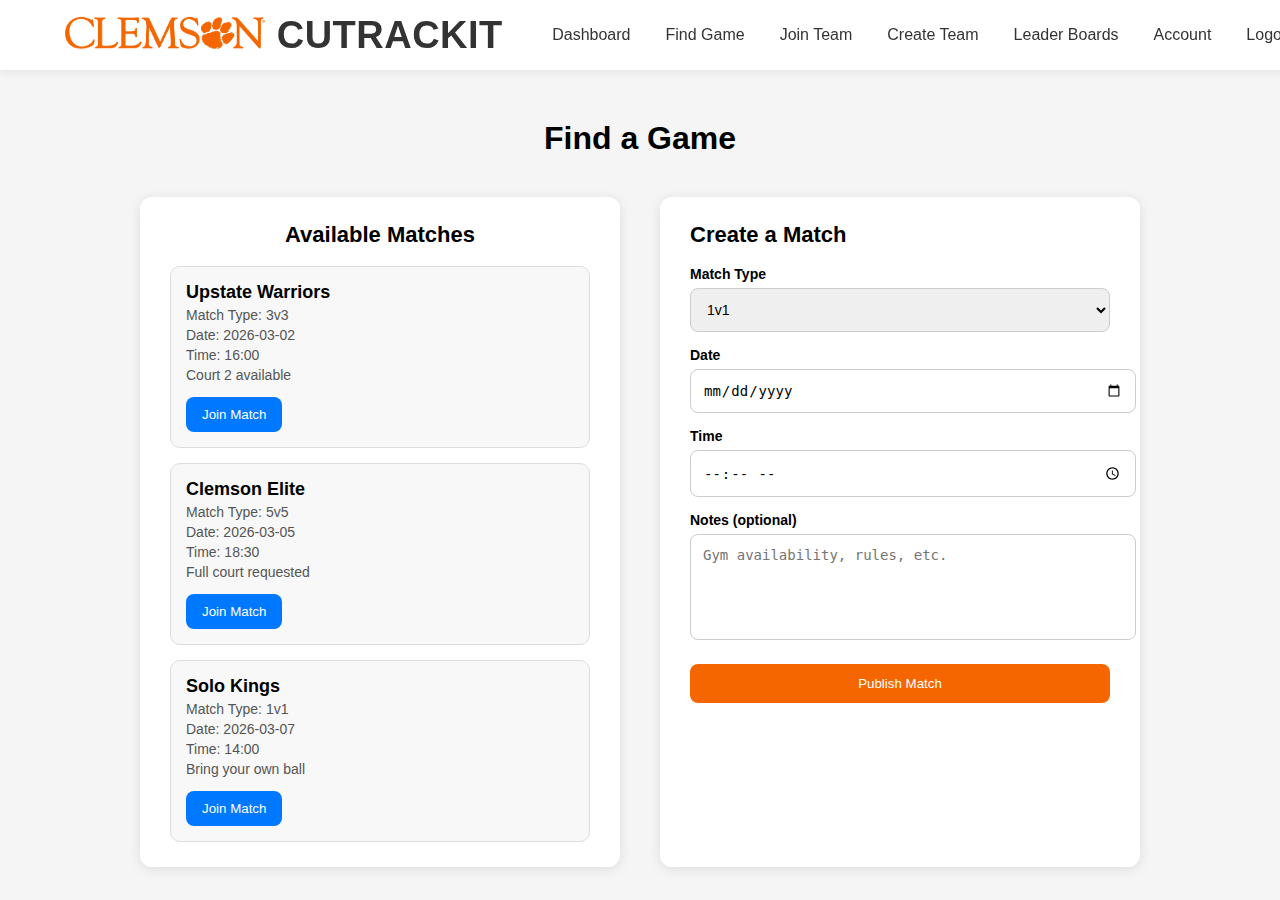
<file: CUTRACKIT/FindAMatch/find_a_match.html>
<!DOCTYPE html>
<html lang="en">
<head>
    <meta charset="UTF-8">
    <meta name="viewport" content="width=device-width, initial-scale=1.0">
    <title>Find Game</title>
    <link rel="stylesheet" href="find_a_match.css">
</head>
<body>

<!-- NAVBAR -->
<div class="navbar">
    <div class="logo-container">
        <div class="logo">
            <img src="../Assets/Clemson_Logo.png" alt="">
        </div>
        <div class="company-name">CUTRACKIT</div>
    </div>

    <div class="menu">
      <a href="../Dashboard/index.html">Dashboard</a>
      <a href="../FindAMatch/find_a_match.html" class="active">Find Game</a>
      <a href="../JoinTeam/join_team.html">Join Team</a>
      <a href="../CreateTeam/create_team.html">Create Team</a>
      <a href="../LeaderBoards/leaderboards.html">Leader Boards</a>
      <a href="../CreateAccount/create_account.html">Account</a>
      <a href="../Login/login.html" class="logout-btn">Logout</a>
    </div>

</div>
<!-- PAGE CONTENT -->
<div class="find-game-page">

    <h1 class="page-title">Find a Game</h1>

    <div class="matchmaking-layout">

        <!-- JOIN MATCHES CARD -->
        <div class="join-card">
            <h2>Available Matches</h2>
            <div id="matchList" class="match-list">
                <!-- Matches injected by JS -->
            </div>
        </div>

        <!-- CREATE MATCH CARD -->
        <div class="create-card">
            <h2>Create a Match</h2>

            <label>Match Type</label>
            <select id="matchType">
                <option value="1v1">1v1</option>
                <option value="2v2">2v2</option>
                <option value="3v3">3v3</option>
                <option value="4v4">4v4</option>
                <option value="5v5">5v5</option>
            </select>

            <label>Date</label>
            <input type="date" id="matchDate">

            <label>Time</label>
            <input type="time" id="matchTime">

            <label>Notes (optional)</label>
            <textarea id="matchNotes" placeholder="Gym availability, rules, etc."></textarea>

            <button id="publishMatchBtn" class="publish-btn">Publish Match</button>

            <p id="createMsg" class="create-msg"></p>
        </div>

    </div>

</div>

<script src="find_a_match.js"></script>
</body>
</html>
</file>
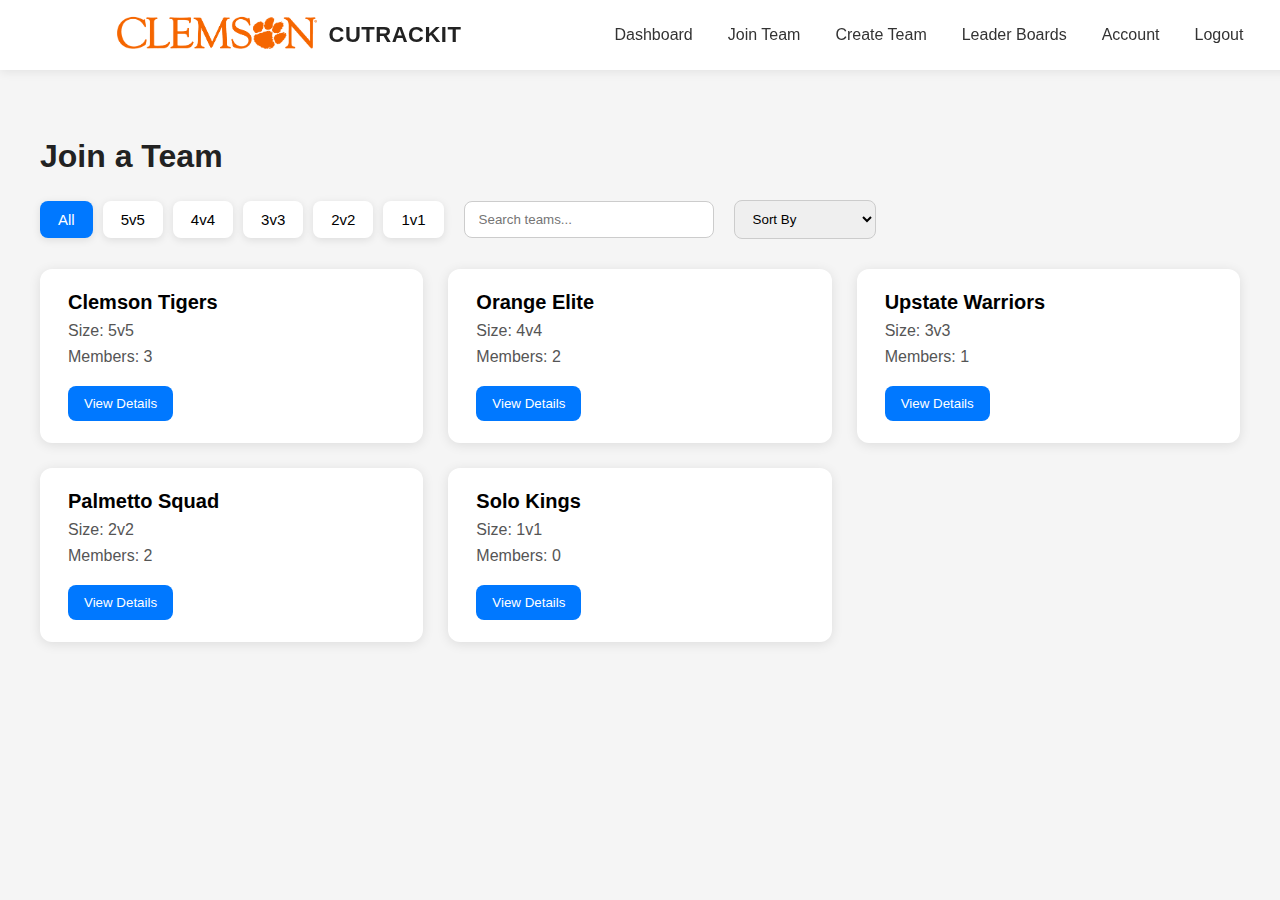
<file: CUTRACKIT/JoinTeam/join_team.html>
<!DOCTYPE html>
<html>
    <meta>charset="UTF-8">
    <meta name="viewport" content="width=device-width, initial-scale=1.0">
    <title>Join Team</title>
    <link rel="stylesheet" href="join_team.css">
    <link rel="stylesheet" href="/CUTRACKIT/">

<body>
    <div class="navbar">
    <div class="logo-container">
        <div class="logo">
            <img src="/CUTRACKIT/Assets/Clemson_Logo.png" alt="">
        </div>
        <div class="company-name">CUTRACKIT</div>
    </div>

    <div class="menu">
        <a href="/CUTRACKIT/Dashboard/index.html">Dashboard</a>
        <a href="#">Join Team</a>
        <a href="/CUTRACKIT/CreateTeam/create_team.html">Create Team</a>
        <a href="/CUTRACKIT/LeaderBoards/leaderboards.html">Leader Boards</a>
        <a href="/CUTRACKIT/Account/account.html">Account</a>
        <a href="/CUTRACKIT/Login/login.html" class="logout-btn">Logout</a>

    </div>
    </div>

    <div class="join-team-page">
  <h1 class="page-title">Join a Team</h1>
  
  <div class="controls-bar">
    <div class="filters">
      <button class="filter-btn active" data-size="all">All</button>
      <button class="filter-btn" data-size="5v5">5v5</button>
      <button class="filter-btn" data-size="4v4">4v4</button>
      <button class="filter-btn" data-size="3v3">3v3</button>
      <button class="filter-btn" data-size="2v2">2v2</button>
      <button class="filter-btn" data-size="1v1">1v1</button>
    </div>

    <input type="text" id="searchInput" placeholder="Search teams...">

    <select id="sortSelect">
      <option value="default">Sort By</option>
      <option value="most">Most Members</option>
      <option value="least">Least Members</option>
      <option value="newest">Newest</option>
      <option value="oldest">Oldest</option>
    </select>
  </div>

  <div class="team-grid" id="teamGrid"></div>
</div>

<!-- Team Details Modal -->
<div class="modal" id="teamModal">
  <div class="modal-content">
    <span class="close-modal" id="closeModal">&times;</span>
    <h2 id="modalTeamName"></h2>
    <p id="modalTeamSize"></p>
    <p id="modalTeamMembers"></p>
    <p id="modalTeamDescription"></p>
    <button id="modalJoinBtn">Join Team</button>
  </div>
</div>

<script src="join_team.js"></script>


</body>
</html>
</file>
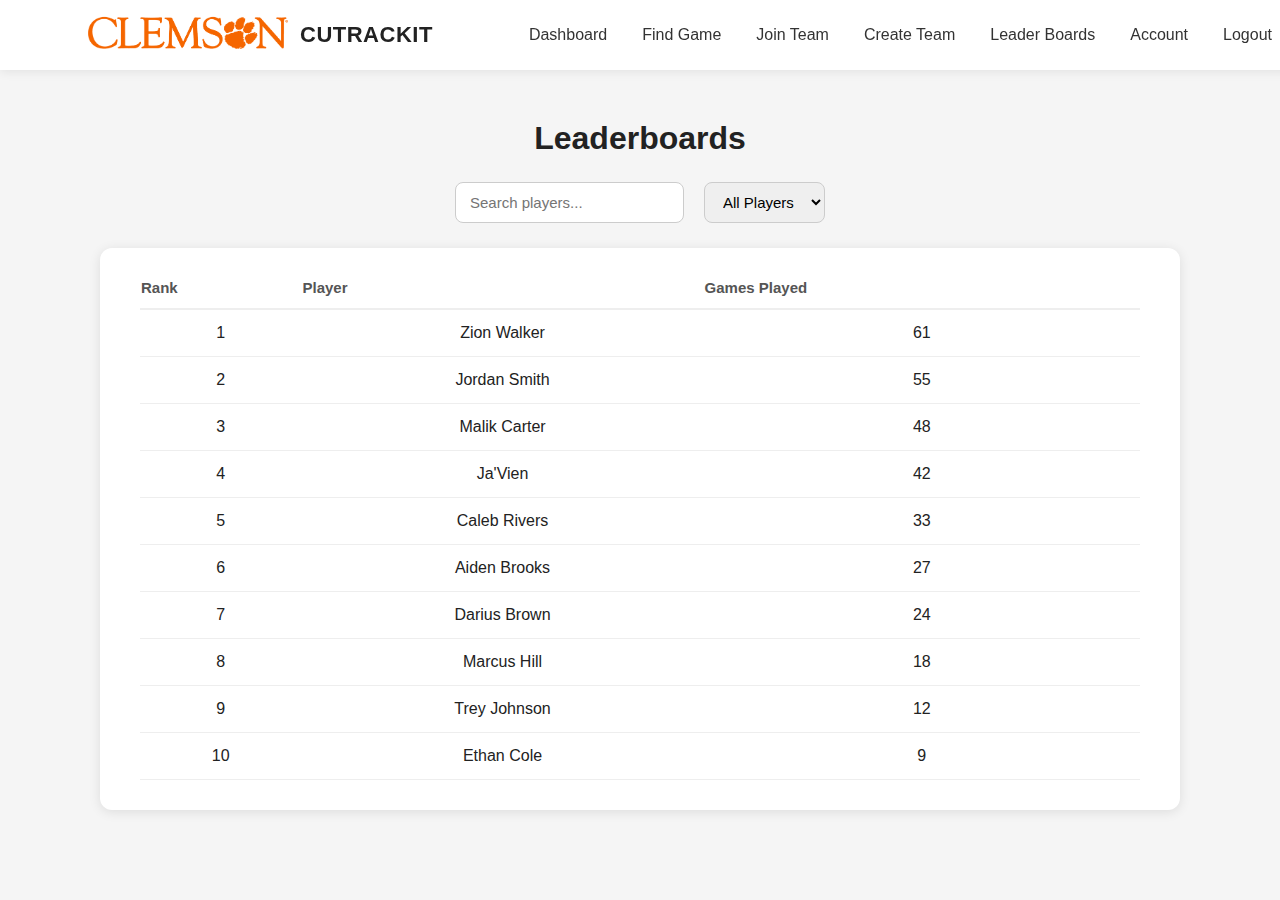
<file: CUTRACKIT/LeaderBoards/leaderboards.html>
<!DOCTYPE html>
<html lang="en">
<head>
    <meta charset="UTF-8">
    <meta name="viewport" content="width=device-width, initial-scale=1.0">
    <title>Leaderboards</title>
    <link rel="stylesheet" href="leaderboards.css">
</head>
<body>

<!-- NAVBAR -->
<div class="navbar">
    <div class="logo-container">
        <div class="logo">
            <img src="../Assets/Clemson_Logo.png" alt="">
        </div>
        <div class="company-name">CUTRACKIT</div>
    </div>

    <div class="menu">
      <a href="../Dashboard/index.html">Dashboard</a>
      <a href="../FindAMatch/find_a_match.html" class="active">Find Game</a>
      <a href="../JoinTeam/join_team.html">Join Team</a>
      <a href="../CreateTeam/create_team.html">Create Team</a>
      <a href="../LeaderBoards/leaderboards.html">Leader Boards</a>
      <a href="../CreateAccount/create_account.html">Account</a>
      <a href="../Login/login.html" class="logout-btn">Logout</a>
    </div>

</div>
<!-- PAGE CONTENT -->
<div class="leaderboards-page">

    <h1 class="page-title">Leaderboards</h1>

    <div class="controls-bar">
        <input type="text" id="searchInput" placeholder="Search players...">
        <select id="filterSelect">
            <option value="all">All Players</option>
            <option value="top10">Top 10</option>
            <option value="top25">Top 25</option>
        </select>
    </div>

    <div class="leaderboard-wrapper">
        <div class="leaderboard-card">
            <table class="leaderboard-table">
                <thead>
                    <tr>
                        <th>Rank</th>
                        <th>Player</th>
                        <th>Games Played</th>
                    </tr>
                </thead>
                <tbody id="leaderboardBody">
                    <!-- Rows injected by JS -->
                </tbody>
            </table>
        </div>
    </div>

</div>

<script src="leaderboards.js"></script>
</body>
</html>
</file>
<file: CUTRACKIT/FindAMatch/find_a_match.css>
/* GLOBAL */
html, body {
    margin: 0;
    padding: 0;
    font-family: "Segoe UI", sans-serif;
    background: #f5f5f5;
}

/* NAVBAR CONTAINER */
.navbar {
    width: 100%;
    height: 70px;
    background: #ffffff;
    display: flex;
    align-items: center;
    justify-content: space-around;
    padding: 0 40px;
    box-shadow: 0 2px 10px rgba(0,0,0,0.08);
    position: fixed;
    top: 0;
    left: 0;
    z-index: 100;
}

/* LOGO + COMPANY NAME */
.logo-container {
    display: flex;
    align-items: center;
    gap: 12px;
    cursor: pointer;
}

.logo img {
    width: 200px;
    height: auto;
    border-radius: 8px;
}

.company-name {
    font-size: 38px;
    font-weight: 600;
    color: #333;
    letter-spacing: 0.5px;
}

/* MENU ITEMS */
.menu {
    display: flex;
    gap: 35px;
}

.menu a {
    text-decoration: none;
    font-size: 16px;
    color: #333;
    font-weight: 500;
    position: relative;
    transition: color 0.25s ease;
}

/* HOVER EFFECT: UNDERLINE SLIDE */
.menu a::after {
    content: "";
    position: absolute;
    width: 0%;
    height: 2px;
    background: #F56600;
    left: 0;
    bottom: -5px;
    transition: width 0.25s ease;
}

.menu a:hover {
    color: #F56600;
}

.menu a:hover::after {
    width: 100%;
}


/* PAGE CONTENT */
.find-game-page {
    margin-top: 120px;
    text-align: center;
}

.page-title {
    font-size: 32px;
    font-weight: 600;
    margin-bottom: 40px;
}

/* MATCHMAKING LAYOUT */
.matchmaking-layout {
    display: flex;
    justify-content: center;
    gap: 40px;
    padding: 0 40px;
}

/* JOIN MATCHES CARD */
.join-card {
    width: 420px;
    background: #ffffff;
    padding: 25px 30px;
    border-radius: 12px;
    box-shadow: 0 2px 12px rgba(0,0,0,0.10);
}

.join-card h2 {
    margin-top: 0;
    font-size: 22px;
    font-weight: 600;
}

.match-list {
    display: flex;
    flex-direction: column;
    gap: 15px;
}

.match-item {
    background: #f8f8f8;
    padding: 15px;
    border-radius: 10px;
    border: 1px solid #ddd;
    text-align: left;
}

.match-item h3 {
    margin: 0;
    font-size: 18px;
    font-weight: 600;
}

.match-item p {
    margin: 4px 0;
    font-size: 14px;
    color: #555;
}

.join-btn {
    margin-top: 10px;
    padding: 10px 16px;
    background: #0078ff;
    color: #fff;
    border: none;
    border-radius: 8px;
    cursor: pointer;
}

/* CREATE MATCH CARD */
.create-card {
    width: 420px;
    background: #ffffff;
    padding: 25px 30px;
    border-radius: 12px;
    box-shadow: 0 2px 12px rgba(0,0,0,0.10);
    text-align: left;
}

.create-card h2 {
    margin-top: 0;
    font-size: 22px;
    font-weight: 600;
}

label {
    display: block;
    margin-top: 15px;
    font-size: 14px;
    font-weight: 600;
}

input, select, textarea {
    width: 100%;
    margin-top: 6px;
    padding: 12px;
    border-radius: 8px;
    border: 1px solid #ccc;
    font-size: 14px;
}

textarea {
    height: 80px;
    resize: none;
}

.publish-btn {
    margin-top: 20px;
    width: 100%;
    padding: 12px;
    background: #F56600;
    color: #fff;
    border: none;
    border-radius: 8px;
    cursor: pointer;
}

.create-msg {
    margin-top: 10px;
    font-size: 14px;
    color: #00a651;
}
</file>
<file: CUTRACKIT/JoinTeam/join_team.css>
body {
    margin: 0;
    font-family: "Segoe UI", sans-serif;
    background: #f5f5f5;
}

/* NAVBAR CONTAINER */
.navbar {
    width: 100%;
    height: 70px;
    background: #ffffff;
    display: flex;
    align-items: center;
    justify-content: space-around;
    padding: 0 40px;
    box-shadow: 0 2px 10px rgba(0,0,0,0.08);
    position: fixed;
    top: 0;
    left: 0;
    z-index: 100;
}

/* LOGO + COMPANY NAME */
.logo-container {
    display: flex;
    align-items: center;
    gap: 12px;
    cursor: pointer;
}

.logo img {
    width: 200px;
    height: auto;
    border-radius: 8px;
}

.company-name {
    font-size: 22px;
    font-weight: 600;
    color: #222;
    letter-spacing: 0.5px;
}

/* MENU ITEMS */
.menu {
    display: flex;
    gap: 35px;
}

.menu a {
    text-decoration: none;
    font-size: 16px;
    color: #333;
    font-weight: 500;
    position: relative;
    transition: color 0.25s ease;
}

/* HOVER EFFECT: UNDERLINE SLIDE */
.menu a::after {
    content: "";
    position: absolute;
    width: 0%;
    height: 2px;
    background: #0078ff;
    left: 0;
    bottom: -5px;
    transition: width 0.25s ease;
}

.menu a:hover {
    color: #0078ff;
}

.menu a:hover::after {
    width: 100%;
}

.join-team-page {
    margin-left: 40px;
    margin-top: 120px;
}

.page-title {
    font-size: 32px;
    font-weight: 600;
    color: #222;
    margin-bottom: 25px;
}

/* CONTROLS BAR */
.controls-bar {
    display: flex;
    align-items: center;
    gap: 20px;
    margin-bottom: 30px;
}

.filters {
    display: flex;
    gap: 10px;
}

.filter-btn {
    padding: 10px 18px;
    background: #ffffff;
    border: none;
    border-radius: 8px;
    box-shadow: 0 2px 8px rgba(0,0,0,0.10);
    cursor: pointer;
    font-size: 15px;
}

.filter-btn.active,
.filter-btn:hover {
    background: #0078ff;
    color: #fff;
}

#searchInput {
    padding: 10px 14px;
    width: 220px;
    border-radius: 8px;
    border: 1px solid #ccc;
}

#sortSelect {
    padding: 10px 14px;
    border-radius: 8px;
    border: 1px solid #ccc;
}

/* TEAM GRID */
.team-grid {
    display: grid;
    grid-template-columns: repeat(auto-fill, minmax(320px, 1fr));
    gap: 25px;
    padding-right: 40px;
}

.team-card {
    background: #ffffff;
    padding: 22px 28px;
    border-radius: 12px;
    box-shadow: 0 2px 12px rgba(0,0,0,0.10);
}

.team-card h3 {
    margin: 0;
    font-size: 20px;
    font-weight: 600;
}

.team-card p {
    margin: 8px 0;
    color: #555;
}

.team-card button {
    margin-top: 12px;
    padding: 10px 16px;
    background: #0078ff;
    color: #fff;
    border: none;
    border-radius: 8px;
    cursor: pointer;
}

/* MODAL */
.modal {
    display: none;
    position: fixed;
    inset: 0;
    background: rgba(0,0,0,0.4);
    justify-content: center;
    align-items: center;
}

.modal-content {
    background: #fff;
    padding: 30px;
    width: 400px;
    border-radius: 12px;
    box-shadow: 0 2px 12px rgba(0,0,0,0.20);
}

.close-modal {
    float: right;
    cursor: pointer;
    font-size: 22px;
}
</file>
<file: CUTRACKIT/LeaderBoards/leaderboards.css>
/* GLOBAL */
html, body {
    margin: 0;
    padding: 0;
    font-family: "Segoe UI", sans-serif;
    background: #f5f5f5;
}

/* NAVBAR */
.navbar {
    width: 100%;
    height: 70px;
    background: #ffffff;
    display: flex;
    align-items: center;
    justify-content: space-around;
    padding: 0 40px;
    box-shadow: 0 2px 10px rgba(0,0,0,0.08);
    position: fixed;
    top: 0;
    left: 0;
    z-index: 100;
}

/* LOGO + COMPANY NAME */
.logo-container {
    display: flex;
    align-items: center;
    gap: 12px;
    cursor: pointer;
}

.logo img {
    width: 200px;
    height: auto;
    border-radius: 8px;
}

.company-name {
    font-size: 22px;
    font-weight: 600;
    color: #222;
    letter-spacing: 0.5px;
}

/* MENU ITEMS */
.menu {
    display: flex;
    gap: 35px;
}

.menu a {
    text-decoration: none;
    font-size: 16px;
    color: #333;
    font-weight: 500;
    position: relative;
    transition: color 0.25s ease;
}

/* HOVER EFFECT: UNDERLINE SLIDE */
.menu a::after {
    content: "";
    position: absolute;
    width: 0%;
    height: 2px;
    background: #0078ff;
    left: 0;
    bottom: -5px;
    transition: width 0.25s ease;
}

.menu a:hover {
    color: #0078ff;
}

.menu a:hover::after {
    width: 100%;
}

/* PAGE LAYOUT */
.leaderboards-page {
    margin-top: 120px;
    text-align: center;
}

.page-title {
    font-size: 32px;
    font-weight: 600;
    color: #222;
    margin-bottom: 25px;
}

/* CONTROLS */
.controls-bar {
    display: flex;
    justify-content: center;
    gap: 20px;
    margin-bottom: 25px;
}

#searchInput, #filterSelect {
    padding: 10px 14px;
    border-radius: 8px;
    border: 1px solid #ccc;
    font-size: 15px;
}

/* CENTERED LEADERBOARD */
.leaderboard-wrapper {
    display: flex;
    justify-content: center;
    width: 100%;
}

.leaderboard-card {
    width: 80%;
    max-width: 1000px;
    background: #ffffff;
    padding: 30px 40px;
    border-radius: 12px;
    box-shadow: 0 2px 12px rgba(0,0,0,0.10);
}

/* TABLE */
.leaderboard-table {
    width: 100%;
    border-collapse: collapse;
}

.leaderboard-table th {
    text-align: left;
    padding-bottom: 12px;
    font-size: 15px;
    color: #555;
    border-bottom: 2px solid #eee;
}

.leaderboard-table td {
    padding: 14px 0;
    font-size: 16px;
    color: #222;
    border-bottom: 1px solid #eee;
}

.leaderboard-table tr:hover {
    background: #fafafa;
}
</file>
